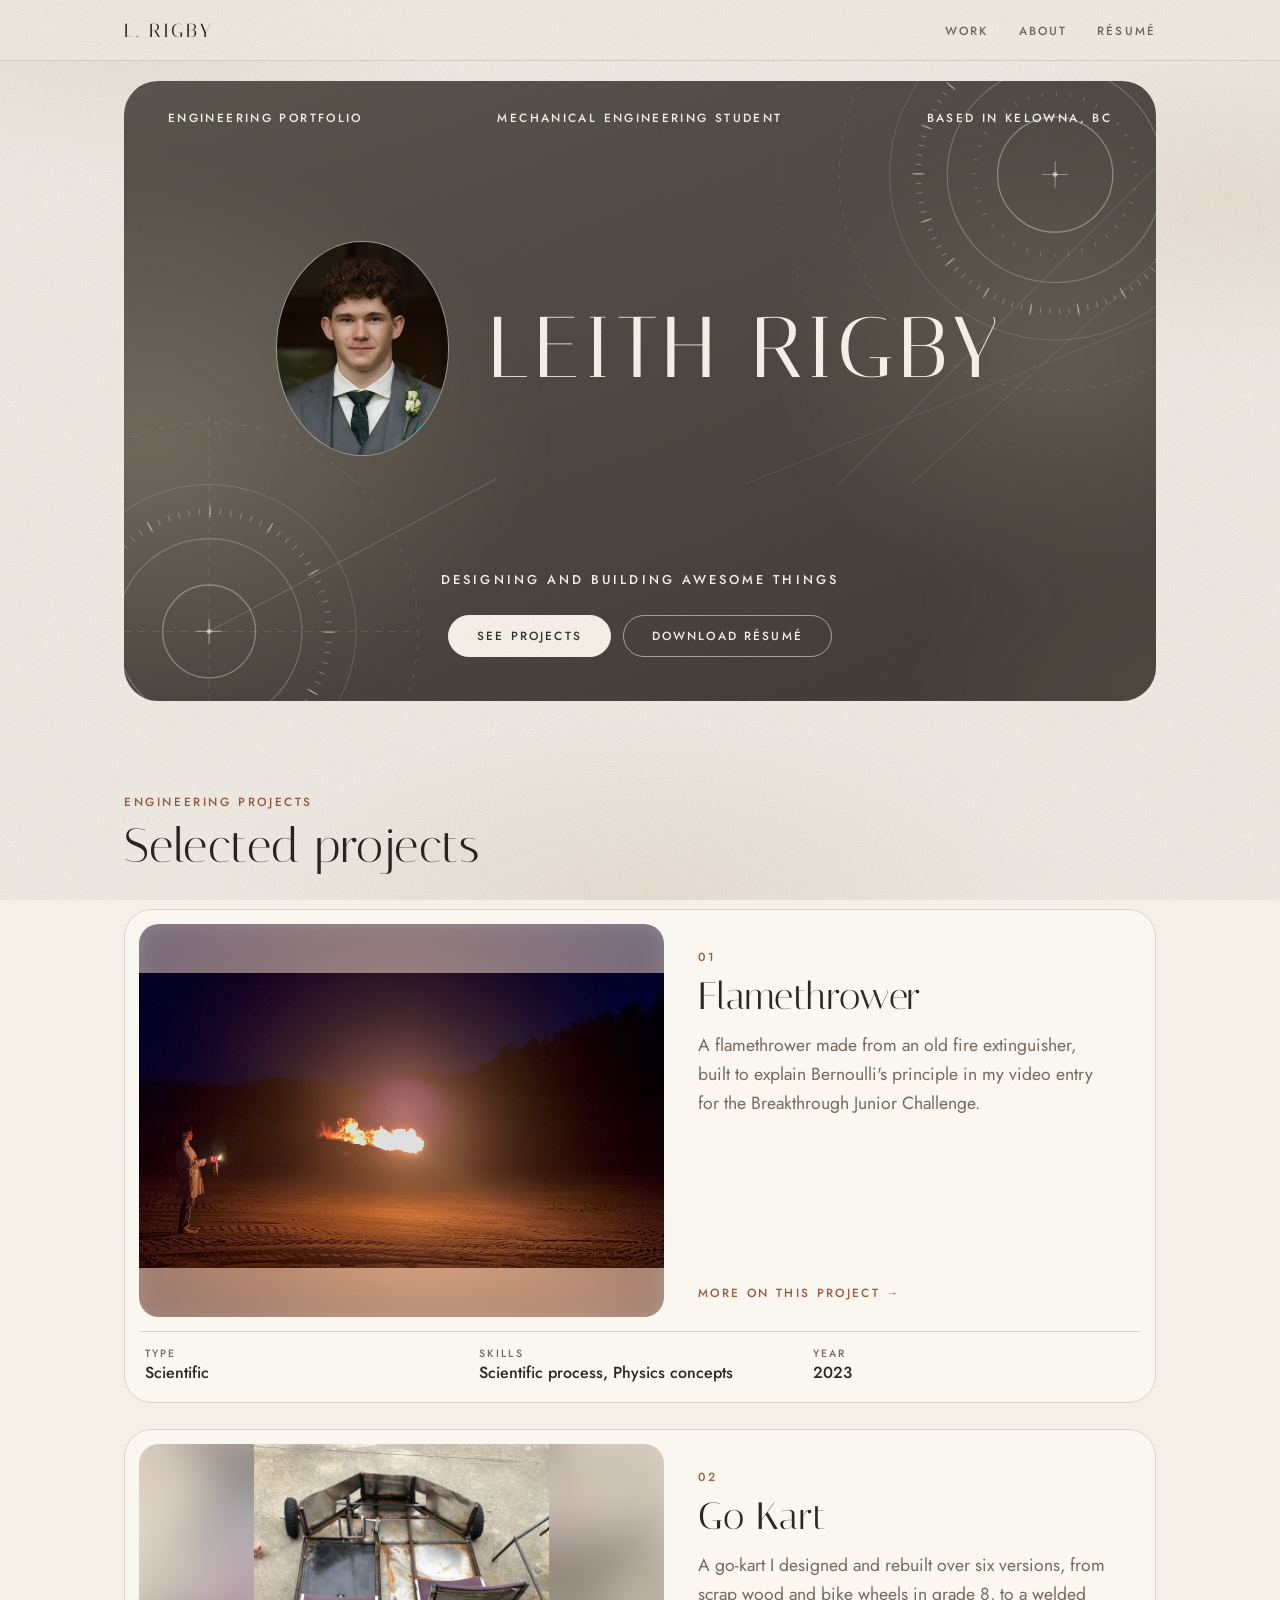
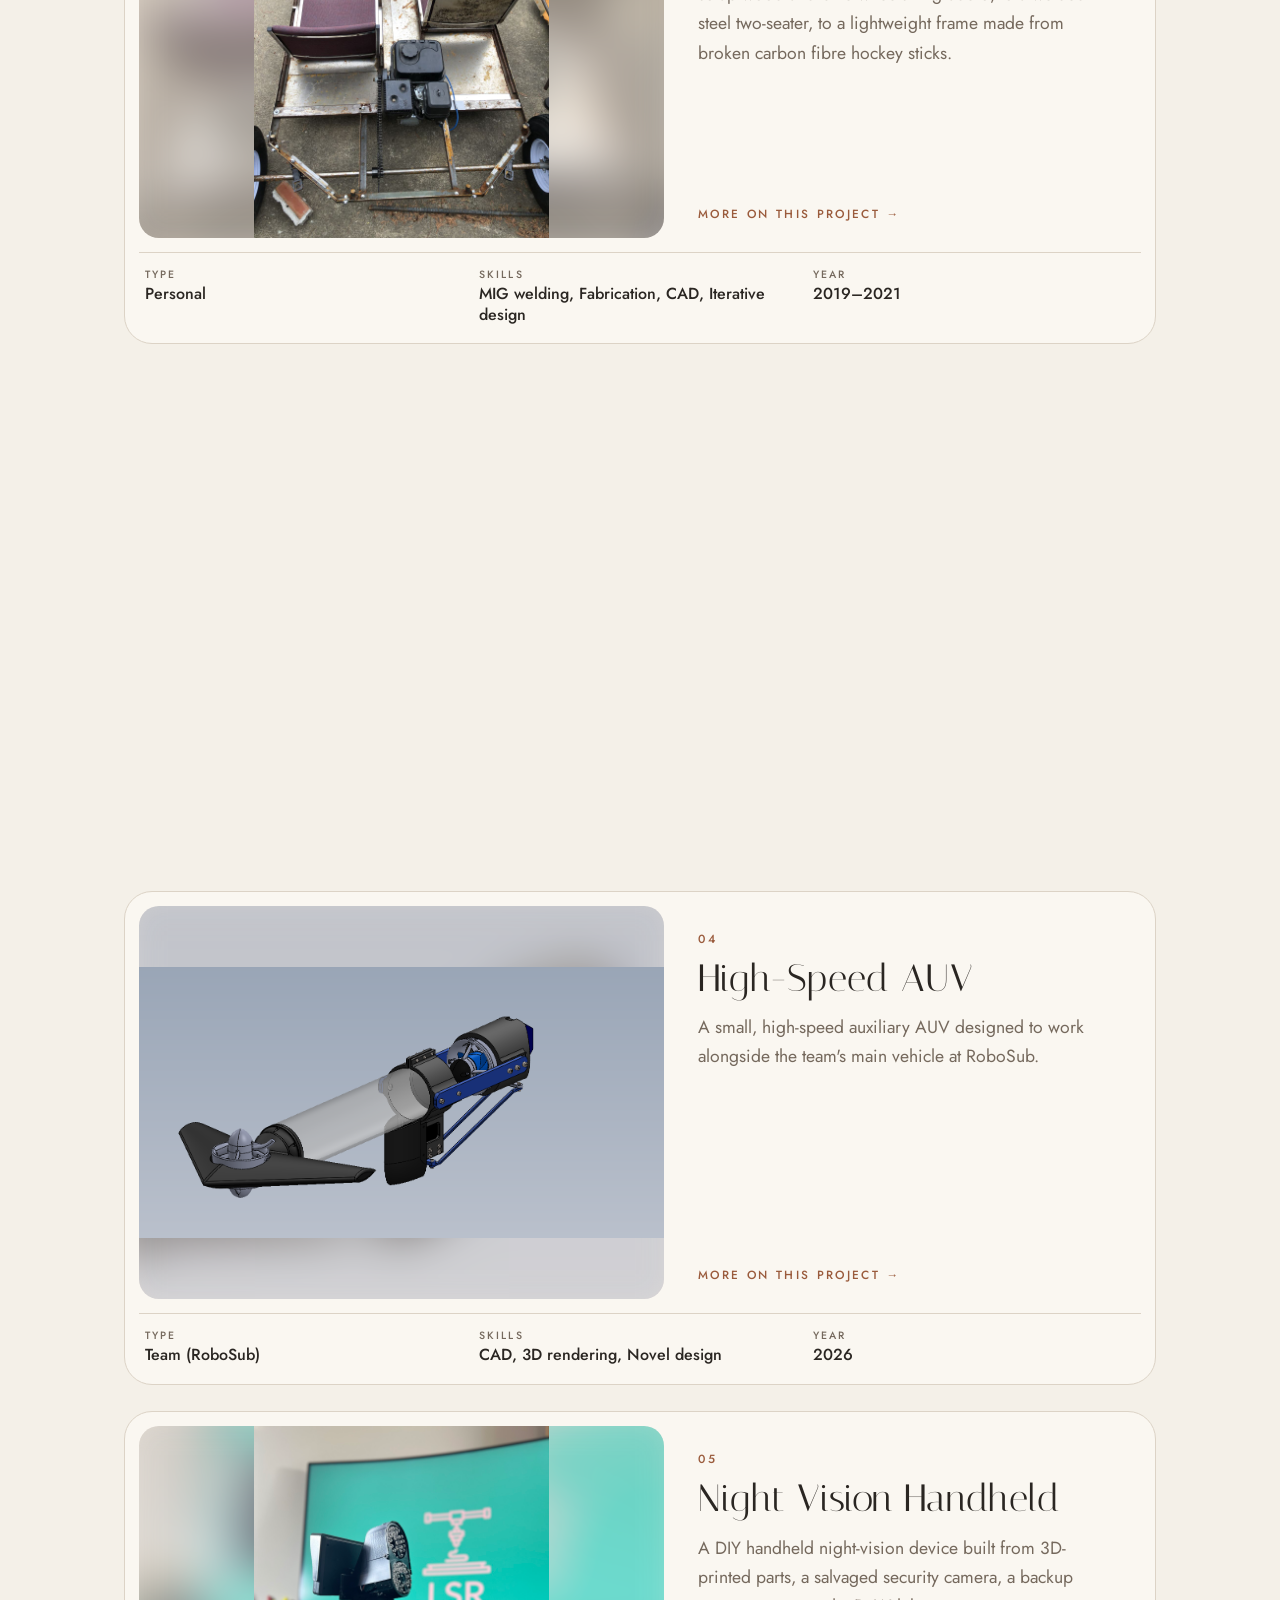
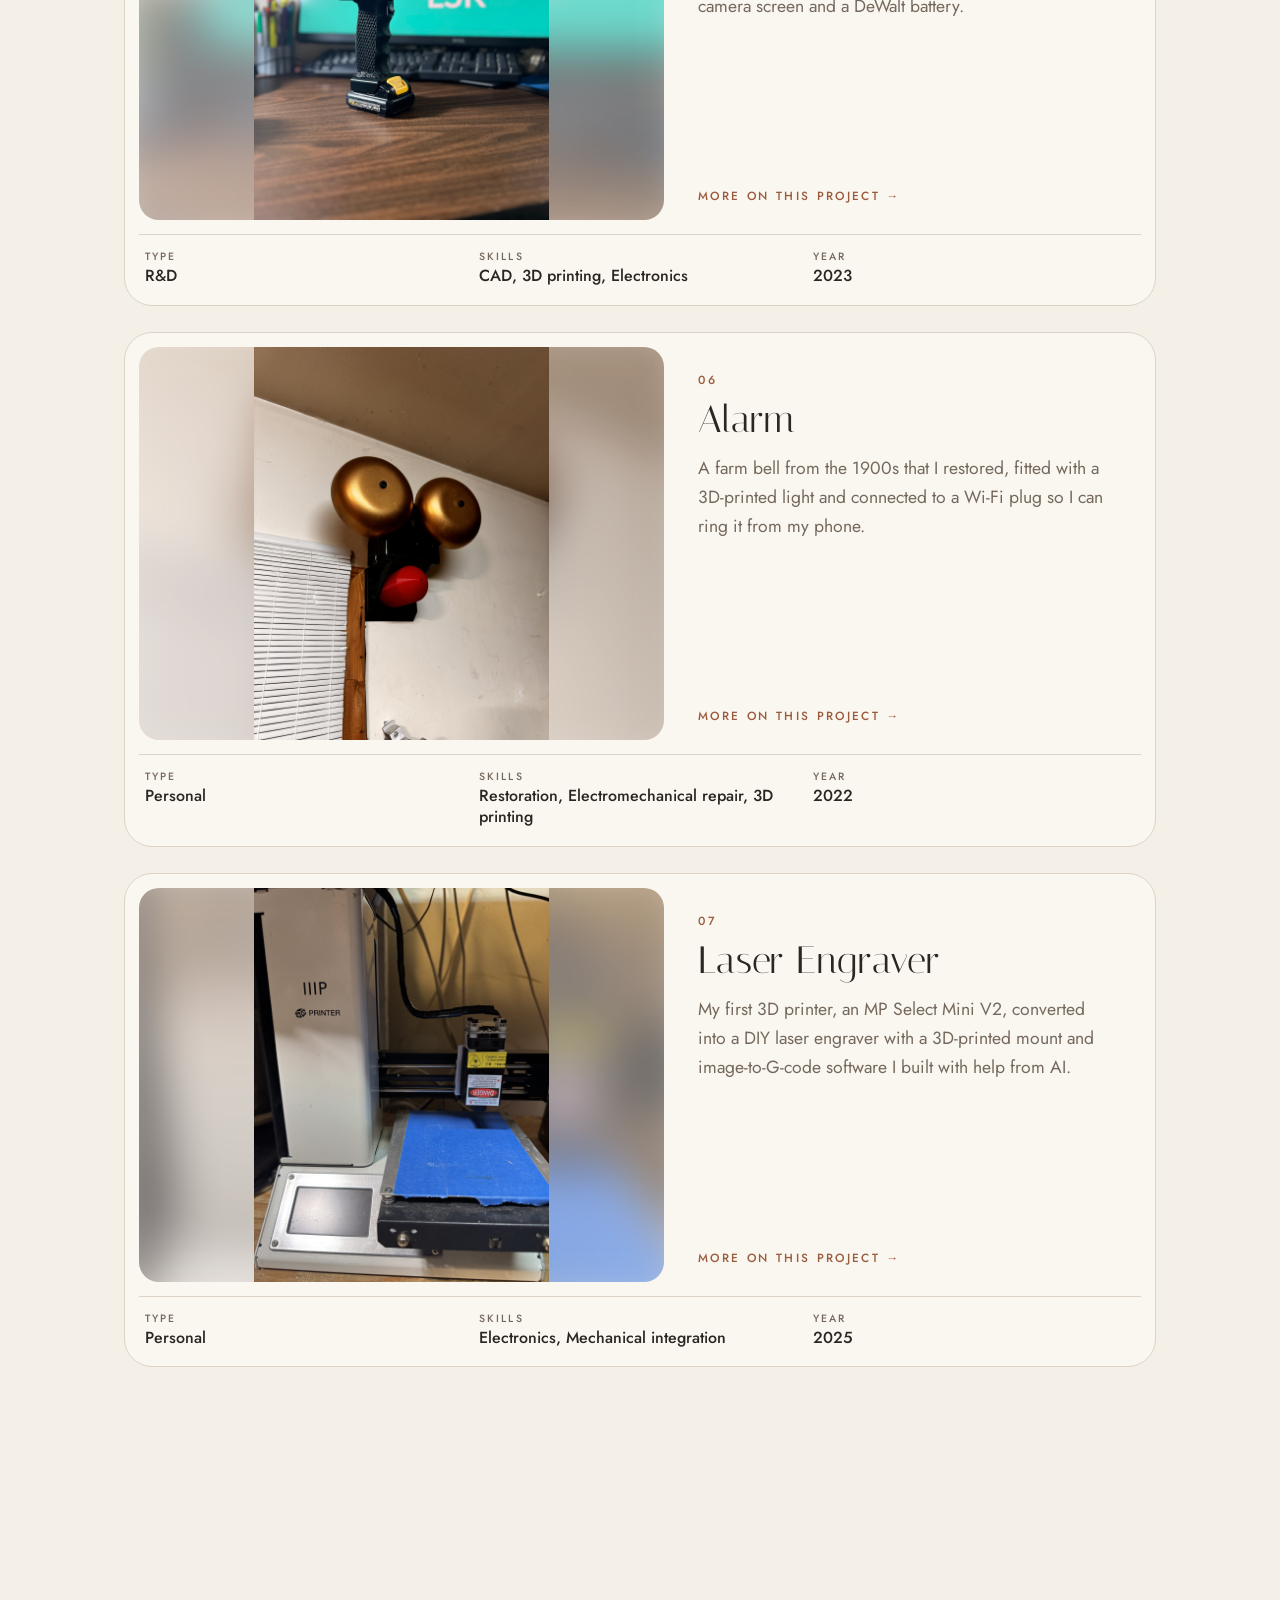
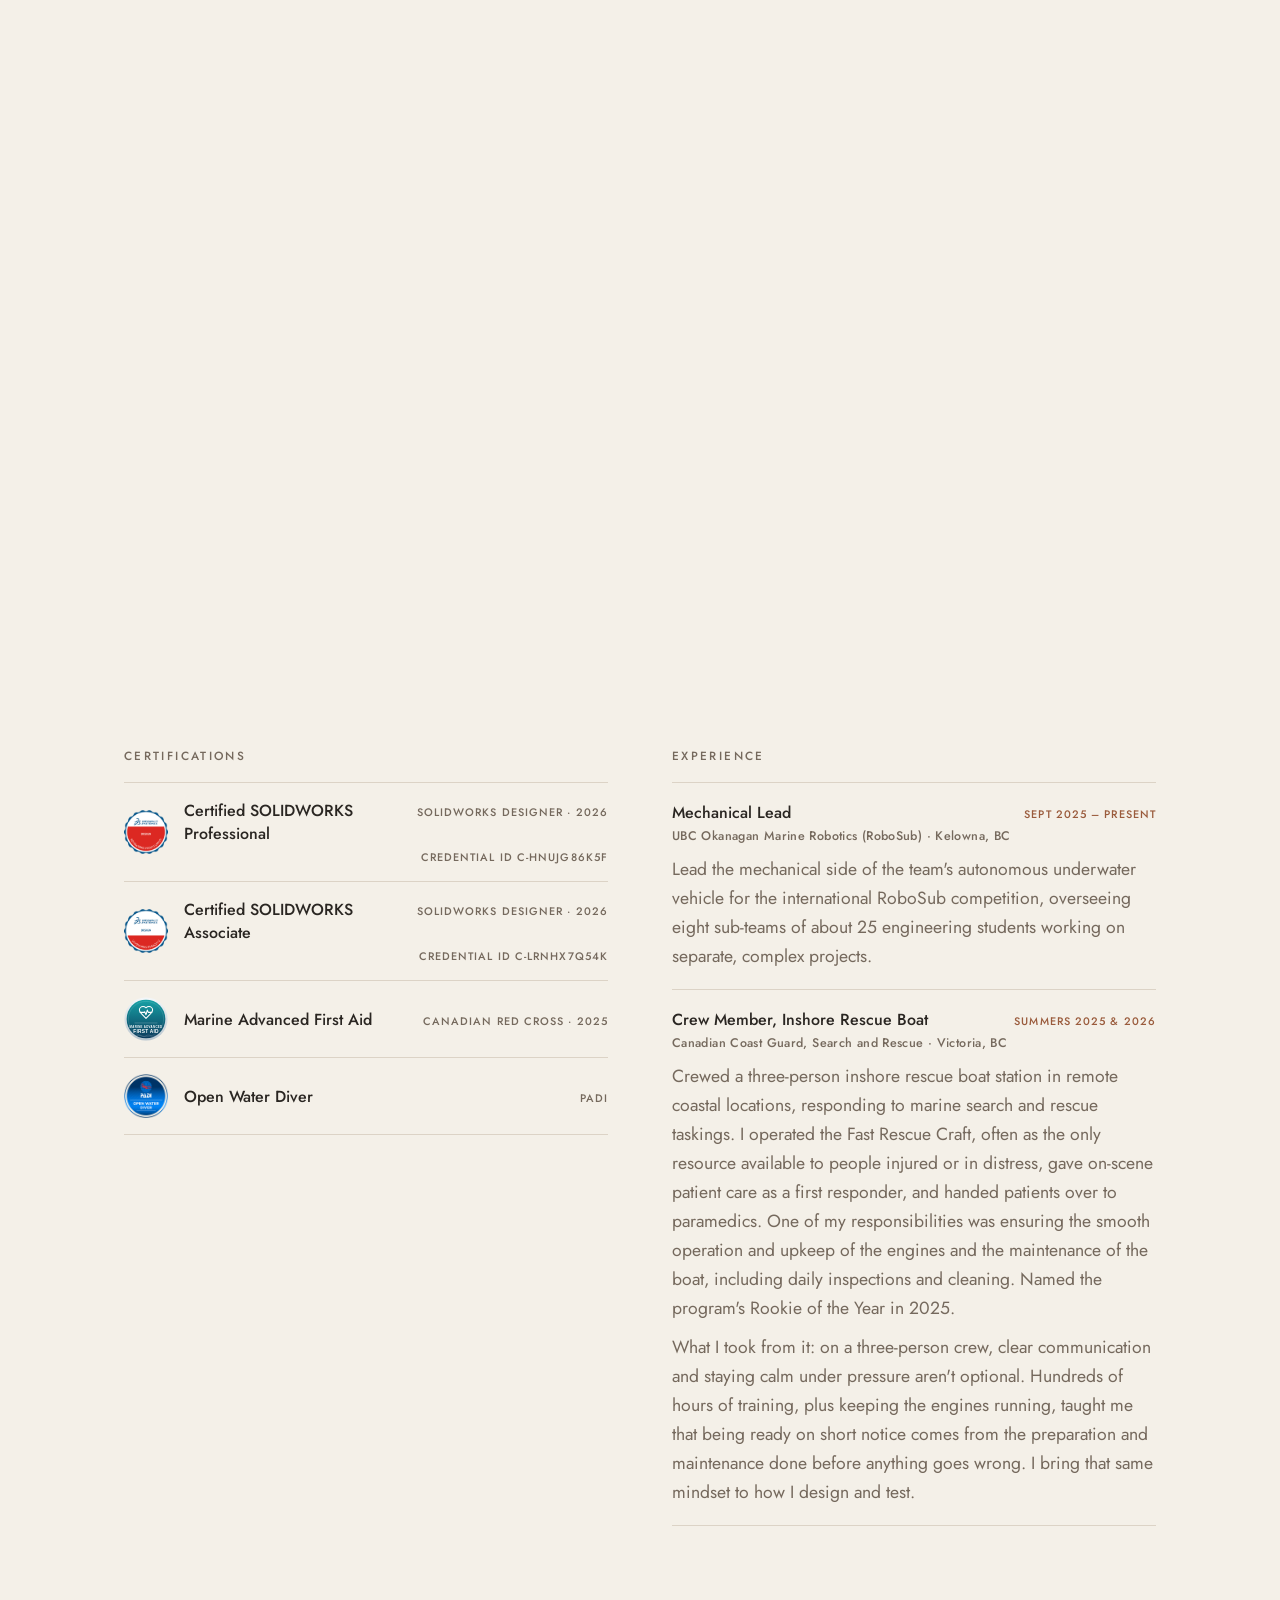
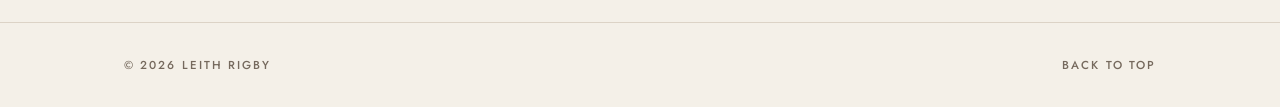
<file: index.html>
<!DOCTYPE html>
<html lang="en">
<head>
<meta charset="utf-8">
<meta name="viewport" content="width=device-width, initial-scale=1">
<title>Portfolio</title>
<link rel="preconnect" href="https://fonts.googleapis.com">
<link rel="preconnect" href="https://fonts.gstatic.com" crossorigin>
<link href="https://fonts.googleapis.com/css2?family=Italiana&family=Jost:wght@300;400;500&display=swap" rel="stylesheet">
<link rel="stylesheet" href="styles.css">
<script>document.documentElement.classList.add("js")</script>
</head>
<body>
<nav><div class="wrap">
  <a id="mark" href="index.html"></a>
  <ul><li><a href="index.html#work-experience">Work</a></li><li><a href="index.html#about">About</a></li><li><a data-resume href="#">Résumé</a></li></ul>
</div></nav>
<header class="hero"><div class="wrap">
  <div class="stone">
    <div class="stone-top"><span>Engineering portfolio</span><span id="headline"></span><span id="loc"></span></div>
    <div class="hero-mid">
      <div class="headshot" id="headshot"></div>
      <h1 data-name></h1>
    </div>
    <div class="hero-bottom">
      <p id="intro"></p>
      <div class="btns"><a class="btn primary" href="#work">See projects</a><a class="btn" data-resume href="#">Download résumé</a></div>
    </div>
  </div>
</div></header>
<main>
  <section id="work"><div class="wrap"><div class="sec-head"><p class="eyebrow">Engineering projects</p><h2>Selected projects</h2></div><div id="projects"></div></div></section>
  <section id="about"><div class="wrap about">
    <div><p class="eyebrow">About</p><h2>A little about me</h2><div id="about-text"></div><div class="btns" id="links"></div></div>
    <div id="skills" aria-label="Skills"></div>
  </div></section>
  <section id="credentials"><div class="wrap">
    <div class="sec-head"><p class="eyebrow">Credentials</p><h2>Certifications &amp; experience</h2></div>
    <div class="credentials">
      <div><p class="sub">Certifications</p><div id="certifications" aria-label="Certifications"></div></div>
      <div id="work-experience"><p class="sub">Experience</p><div id="experience" aria-label="Experience"></div></div>
    </div>
  </div></section>
</main>
<footer><div class="wrap"><span>© <span id="year"></span> <span data-name></span></span><a href="#">Back to top</a></div></footer>
<script src="content.js"></script>
<script src="app.js"></script>
<script src="motion.js"></script>
</body>
</html>
</file>
<file: styles.css>
/* Change the look here. Colors and fonts are all at the top. */
:root{
  --bg:#F4F0E8; --surface:#FAF7F1; --ink:#2A2622; --muted:#75695D;
  --line:#DCD3C6; --accent:#9A5B3C; --accent-soft:rgba(154,91,60,.10);
  --stone-a:#5C574F; --stone-b:#433E37; --on-stone:#FBF6EE;
  --shadow:0 18px 40px rgba(60,45,30,.10);
  --display:"Italiana","Jost",sans-serif;
  --sans:"Jost",-apple-system,BlinkMacSystemFont,"Segoe UI",sans-serif;
  --radius:28px;
  --grain:url("data:image/svg+xml,%3Csvg xmlns='http://www.w3.org/2000/svg' width='220' height='220'%3E%3Cfilter id='n'%3E%3CfeTurbulence type='fractalNoise' baseFrequency='.85' numOctaves='2' stitchTiles='stitch'/%3E%3CfeColorMatrix values='0 0 0 0 0 0 0 0 0 0 0 0 0 0 0 0 0 0 .5 0'/%3E%3C/filter%3E%3Crect width='100%25' height='100%25' filter='url(%23n)'/%3E%3C/svg%3E");
  --hero-motif:url("data:image/svg+xml,%3Csvg xmlns='http://www.w3.org/2000/svg' viewBox='0 0 1000 560'%3E%3Cg fill='none' stroke='%23FBF6EE'%3E%3Ccircle cx='860' cy='130' r='80' stroke-width='1.8' opacity='0.36'/%3E%3Ccircle cx='860' cy='130' r='150' stroke-width='1.5' opacity='0.26'/%3E%3Ccircle cx='860' cy='130' r='230' stroke-width='1.3' opacity='0.17'/%3E%3Ccircle cx='860' cy='130' r='190' stroke-width='8' opacity='0.32' stroke-dasharray='1.3 11.96'/%3E%3Ccircle cx='860' cy='130' r='190' stroke-width='16' opacity='0.4' stroke-dasharray='1.9 64.42'/%3E%3Ccircle cx='860' cy='130' r='112' stroke-width='6' opacity='0.26' stroke-dasharray='1.2 18.35'/%3E%3Ccircle cx='860' cy='130' r='300' stroke-width='1.2' opacity='0.15' stroke-dasharray='7 11'/%3E%3Ccircle cx='860' cy='130' r='385' stroke-width='1.1' opacity='0.1' stroke-dasharray='4 14'/%3E%3Cline x1='560' y1='560' x2='1000' y2='120' stroke-width='1.3' opacity='0.19'/%3E%3Cline x1='660' y1='560' x2='1000' y2='250' stroke-width='1.3' opacity='0.14'/%3E%3Cline x1='430' y1='560' x2='1000' y2='330' stroke-width='1.2' opacity='0.11'/%3E%3Cline x1='842' y1='130' x2='878' y2='130' stroke-width='1.5' opacity='0.42'/%3E%3Cline x1='860' y1='112' x2='860' y2='148' stroke-width='1.5' opacity='0.42'/%3E%3Ccircle cx='860' cy='130' r='3.4' stroke-width='0' opacity='0.6' fill='%23FBF6EE'/%3E%3C/g%3E%3C/svg%3E");
  --hero-motif-b:url("data:image/svg+xml,%3Csvg xmlns='http://www.w3.org/2000/svg' viewBox='0 0 800 480'%3E%3Cg fill='none' stroke='%23FBF6EE'%3E%3Ccircle cx='110' cy='390' r='60' stroke-width='1.8' opacity='0.34'/%3E%3Ccircle cx='110' cy='390' r='120' stroke-width='1.5' opacity='0.24'/%3E%3Ccircle cx='110' cy='390' r='190' stroke-width='1.3' opacity='0.16'/%3E%3Ccircle cx='110' cy='390' r='155' stroke-width='8' opacity='0.3' stroke-dasharray='1.3 12.23'/%3E%3Ccircle cx='110' cy='390' r='155' stroke-width='15' opacity='0.38' stroke-dasharray='1.9 79.26'/%3E%3Ccircle cx='110' cy='390' r='270' stroke-width='1.2' opacity='0.14' stroke-dasharray='7 11'/%3E%3Cline x1='110' y1='390' x2='480.83798900074936' y2='192.82194362992587' stroke-width='1.3' opacity='0.17'/%3E%3Cline x1='0' y1='390' x2='380' y2='390' stroke-width='1.2' opacity='0.14' stroke-dasharray='10 8'/%3E%3Cline x1='110' y1='480' x2='110' y2='110' stroke-width='1.2' opacity='0.14' stroke-dasharray='10 8'/%3E%3Cline x1='94' y1='390' x2='126' y2='390' stroke-width='1.5' opacity='0.42'/%3E%3Cline x1='110' y1='374' x2='110' y2='406' stroke-width='1.5' opacity='0.42'/%3E%3Ccircle cx='110' cy='390' r='3.2' stroke-width='0' opacity='0.6' fill='%23FBF6EE'/%3E%3C/g%3E%3C/svg%3E");
}
@media (prefers-color-scheme:dark){
  :root{
    --bg:#181613; --surface:#211E1A; --ink:#EEE7DB; --muted:#A79E91;
    --line:#332F29; --accent:#D99A72; --accent-soft:rgba(217,154,114,.12);
    --stone-a:#3B362F; --stone-b:#26231F; --on-stone:#F3ECE0;
    --shadow:0 18px 40px rgba(0,0,0,.45);
    --grain:url("data:image/svg+xml,%3Csvg xmlns='http://www.w3.org/2000/svg' width='220' height='220'%3E%3Cfilter id='n'%3E%3CfeTurbulence type='fractalNoise' baseFrequency='.85' numOctaves='2' stitchTiles='stitch'/%3E%3CfeColorMatrix values='0 0 0 0 1 0 0 0 0 1 0 0 0 0 1 0 0 0 .5 0'/%3E%3C/filter%3E%3Crect width='100%25' height='100%25' filter='url(%23n)'/%3E%3C/svg%3E");
  }
}
*{box-sizing:border-box}
html{scroll-behavior:smooth;scroll-padding-top:72px}
@media (prefers-reduced-motion:reduce){html{scroll-behavior:auto}*{transition:none!important}.stone::before{animation:none}}
body{
  margin:0;color:var(--ink);font:400 1.1rem/1.65 var(--sans);
  background:
    radial-gradient(46% 34% at 10% 0%, var(--accent-soft), transparent 62%),
    radial-gradient(40% 30% at 96% 22%, var(--accent-soft), transparent 65%),
    radial-gradient(50% 32% at 50% 100%, var(--accent-soft), transparent 68%),
    var(--bg);
  background-attachment:fixed;
  -webkit-font-smoothing:antialiased;
}
body::after{content:"";position:fixed;inset:0;z-index:50;pointer-events:none;background-image:var(--grain);opacity:.14}
::selection{background:var(--accent);color:#fff}
a{color:var(--accent);text-decoration:none}
a:focus-visible{outline:2px solid var(--accent);outline-offset:3px;border-radius:4px}
img{max-width:100%;display:block}
code{font-size:.9em;background:var(--accent-soft);padding:2px 6px;border-radius:6px}
.wrap{max-width:1080px;margin:0 auto;padding:0 24px}

/* Nav */
nav{
  border-bottom:1px solid var(--line);
  background:color-mix(in srgb, var(--bg) 80%, transparent);
  backdrop-filter:saturate(160%) blur(18px);
  -webkit-backdrop-filter:saturate(160%) blur(18px);
  position:sticky;top:0;z-index:5;transition:box-shadow .3s ease;
}
nav.scrolled{box-shadow:0 8px 24px rgba(60,45,30,.08)}
nav .wrap{display:flex;justify-content:space-between;align-items:center;height:60px}
#mark{font:400 1.2rem var(--display);letter-spacing:.14em;text-transform:uppercase;color:var(--ink);text-decoration:none}
nav ul{display:flex;gap:30px;list-style:none;margin:0;padding:0}
nav ul a{
  position:relative;color:var(--muted);font:500 .74rem var(--sans);
  letter-spacing:.18em;text-transform:uppercase;padding:6px 0;transition:color .2s;
}
nav ul a::after{
  content:"";position:absolute;left:0;right:0;bottom:0;height:1px;background:currentColor;
  transform:scaleX(0);transform-origin:left;transition:transform .3s ease;
}
nav ul a:hover{color:var(--ink)}
nav ul a:hover::after{transform:scaleX(1)}

/* Hero: a stone panel with slowly drifting light */
.hero{padding:20px 0 28px}
.stone{
  position:relative;isolation:isolate;overflow:hidden;color:var(--on-stone);text-align:center;
  border-radius:34px;background:linear-gradient(160deg,var(--stone-a),var(--stone-b));
  min-height:clamp(440px,70vh,620px);
  display:flex;flex-direction:column;justify-content:space-between;gap:40px;
  padding:28px clamp(22px,4vw,44px) clamp(28px,4vw,44px);
}
.stone::before{
  content:"";position:absolute;inset:-20%;z-index:-1;pointer-events:none;filter:blur(26px);
  background:
    radial-gradient(38% 46% at 16% 56%, rgba(255,238,212,.20), transparent 70%),
    radial-gradient(30% 40% at 80% 46%, rgba(255,238,212,.14), transparent 70%),
    radial-gradient(34% 44% at 90% 92%, rgba(255,238,212,.10), transparent 70%);
  animation:drift 26s ease-in-out infinite alternate;
}
@keyframes drift{
  from{transform:translate3d(-3%,-2%,0) scale(1)}
  to{transform:translate3d(4%,3%,0) scale(1.08)}
}
.stone::after{
  content:"";position:absolute;inset:0;z-index:-1;pointer-events:none;
  background-image:var(--hero-motif),var(--hero-motif-b);background-repeat:no-repeat;
  background-position:top right,bottom left;background-size:min(720px,72%) auto,min(620px,60%) auto;
}
.stone a:focus-visible{outline-color:var(--on-stone)}
.stone-top{
  display:grid;grid-template-columns:1fr auto 1fr;align-items:start;gap:16px;
  font:500 .74rem/1.6 var(--sans);letter-spacing:.2em;text-transform:uppercase;white-space:nowrap;
}
.stone-top span:first-child{text-align:left}
.stone-top span:last-child{text-align:right}
.hero-mid{display:flex;align-items:center;justify-content:center;gap:clamp(20px,3vw,40px)}
.headshot{
  flex:none;width:clamp(120px,13.5vw,176px);aspect-ratio:4/5;border-radius:50%;overflow:hidden;
  background:rgba(255,248,238,.10);border:1px solid rgba(255,248,238,.38);
  display:flex;align-items:center;justify-content:center;
  font:400 clamp(1.6rem,3vw,2.3rem) var(--display);letter-spacing:.08em;color:var(--on-stone);
}
.headshot img{width:100%;height:100%;object-fit:cover}
.hero h1{
  font:400 clamp(2.6rem,7vw,5.4rem)/1 var(--display);
  letter-spacing:.06em;text-transform:uppercase;margin:0;text-align:left;
}
.hero p{margin:0 0 24px;font:500 .8rem/1.7 var(--sans);letter-spacing:.24em;text-transform:uppercase}
.hero .btns{justify-content:center}

/* Buttons */
.btns{display:flex;gap:12px;flex-wrap:wrap}
.btn{
  display:inline-block;padding:13px 28px;border-radius:999px;
  border:1px solid var(--ink);font:500 .74rem/1.2 var(--sans);letter-spacing:.18em;text-transform:uppercase;
  text-decoration:none;color:var(--ink);background:transparent;
  transition:transform .2s ease, background .2s ease, color .2s ease, border-color .2s ease;
}
.btn:hover{transform:translateY(-2px);background:var(--ink);color:var(--bg)}
.btn.primary{background:var(--ink);color:var(--bg)}
.btn.primary:hover{background:var(--accent);border-color:var(--accent);color:#fff}
.stone .btn{border-color:rgba(251,246,238,.55);color:var(--on-stone)}
.stone .btn:hover{background:rgba(251,246,238,.14);color:var(--on-stone)}
.stone .btn.primary{background:var(--on-stone);border-color:var(--on-stone);color:#3A352E}
.stone .btn.primary:hover{background:#fff;border-color:#fff;color:#3A352E}

/* Sections */
main section{padding:64px 0 32px}
.eyebrow{margin:0 0 10px;font:500 .74rem var(--sans);letter-spacing:.22em;text-transform:uppercase;color:var(--accent)}
h2{font:400 clamp(2rem,4.6vw,3rem)/1.1 var(--display);letter-spacing:.01em;margin:0 0 36px}
.sec-head h2{margin-bottom:36px}

/* Project sheet (card) */
.sheet{
  display:grid;grid-template-columns:1.1fr 1fr;
  background:var(--surface);border:1px solid var(--line);border-radius:var(--radius);
  padding:14px;margin-bottom:26px;text-decoration:none;color:inherit;overflow:hidden;
  transition:box-shadow .3s ease, transform .3s ease, border-color .3s ease;
}
a.sheet:hover{box-shadow:var(--shadow);transform:translateY(-3px);border-color:color-mix(in srgb, var(--ink) 28%, var(--line))}
.sheet.static{grid-template-columns:1fr}
.figure{position:relative;isolation:isolate;aspect-ratio:4/3;overflow:hidden;display:flex;border-radius:20px;background:var(--accent-soft)}
.figure.wide{aspect-ratio:16/9}
.figure img{position:relative;width:100%;height:100%;object-fit:contain;transition:transform .6s ease}
.figure .backdrop{position:absolute;inset:-28px;width:calc(100% + 56px);height:calc(100% + 56px);max-width:none;object-fit:cover;filter:blur(24px) saturate(1.1);opacity:.55;z-index:-1}
a.sheet:hover .figure img:not(.backdrop){transform:scale(1.03)}
.placeholder{
  flex:1;display:flex;flex-direction:column;align-items:center;justify-content:center;gap:10px;color:var(--muted);
  background:linear-gradient(135deg, rgba(120,108,94,.16), rgba(120,108,94,.06));
}
.placeholder svg{opacity:.4}
.placeholder span{font:500 .72rem var(--sans);letter-spacing:.2em;text-transform:uppercase}
.body{padding:24px 30px 16px 34px;display:flex;flex-direction:column}
.sheet-no{font:500 .74rem var(--sans);letter-spacing:.24em;color:var(--accent)}
.body h3{font:400 clamp(1.8rem,3vw,2.4rem)/1.1 var(--display);letter-spacing:.01em;margin:10px 0 14px}
.body p{color:var(--muted);margin:0}
.more{margin-top:auto;padding-top:22px;font:500 .74rem var(--sans);letter-spacing:.2em;text-transform:uppercase;color:var(--accent)}
.titleblock{grid-column:1/-1;display:flex;flex-wrap:wrap;margin-top:14px;border-top:1px solid var(--line)}
.titleblock div{padding:14px 18px 4px 6px;min-width:0;flex:1 1 120px}
.titleblock small{display:block;font:500 .66rem var(--sans);letter-spacing:.2em;text-transform:uppercase;color:var(--muted);margin-bottom:2px}
.titleblock b{font:500 1rem/1.3 var(--sans);display:block}

/* Empty state */
.empty{border:1px dashed var(--line);background:var(--surface);border-radius:var(--radius);padding:56px 32px;text-align:center}
.empty h3{font:400 1.9rem var(--display);margin:0 0 8px}
.empty p{color:var(--muted);margin:0 0 20px}

/* About */
.about{display:grid;grid-template-columns:1fr 1fr;gap:64px;align-items:start}
.about p{max-width:36em;color:var(--muted)}
.about .eyebrow{color:var(--accent)}
#skills{border-top:1px solid var(--line)}
#skills div{display:grid;grid-template-columns:9rem 1fr;gap:8px;border-bottom:1px solid var(--line);padding:18px 0}
#skills b{font:500 .74rem var(--sans);letter-spacing:.2em;text-transform:uppercase;padding-top:5px}
#skills span{color:var(--muted)}

/* Credentials: certifications + experience */
.credentials{display:grid;grid-template-columns:1fr 1fr;gap:64px;align-items:start}
.sub{margin:0 0 18px;font:500 .74rem var(--sans);letter-spacing:.2em;text-transform:uppercase;color:var(--muted)}
.empty.small{padding:28px 24px}
.empty.small p{margin:0}
#certifications{border-top:1px solid var(--line)}
.cert{display:flex;align-items:center;gap:16px;border-bottom:1px solid var(--line);padding:16px 0}
.cert-badge{width:44px;height:44px;flex:none;object-fit:contain}
.cert-badge.icon{display:flex;align-items:center;justify-content:center;border:1px solid var(--line);border-radius:50%;color:var(--accent)}
.cert-badge.icon svg{width:22px;height:22px}
.cert-body{flex:1;min-width:0}
.cert-head{display:flex;justify-content:space-between;align-items:baseline;gap:12px}
.cert b{font:500 1rem var(--sans)}
.cert span{flex:none;color:var(--muted);font:500 .68rem var(--sans);letter-spacing:.1em;text-transform:uppercase;text-align:right}
.cert-id{display:block;margin-top:4px;color:var(--muted);font:400 .78rem var(--sans);letter-spacing:.02em}
#experience{border-top:1px solid var(--line)}
.exp{border-bottom:1px solid var(--line);padding:18px 0}
.exp-top{display:flex;justify-content:space-between;align-items:baseline;gap:12px}
.exp-top b{font:500 1rem var(--sans)}
.exp-top span{flex:none;font:500 .68rem var(--sans);letter-spacing:.1em;text-transform:uppercase;color:var(--accent)}
.exp-org{margin-top:3px;color:var(--muted);font:500 .78rem var(--sans);letter-spacing:.03em}
.exp p{margin:10px 0 0;color:var(--muted)}

/* Project page */
.back{display:inline-block;margin:36px 0 0;font:500 .74rem var(--sans);letter-spacing:.2em;text-transform:uppercase;color:var(--accent)}
.p-head{padding:28px 0 40px}
.p-head h1{font:400 clamp(2.5rem,6.4vw,4.6rem)/1.05 var(--display);letter-spacing:.01em;margin:0 0 16px}
.lead{font-size:1.25rem;font-weight:300;color:var(--muted);max-width:34em;margin:0}
.sheet.static{margin-bottom:28px}
.results{display:grid;grid-template-columns:repeat(auto-fit,minmax(180px,1fr));border-top:1px solid var(--line);border-bottom:1px solid var(--line);margin:0 0 56px}
.results div{padding:28px 24px 28px 0}
.results div + div{padding-left:24px;border-left:1px solid var(--line)}
.results b{display:block;font:400 clamp(2.4rem,5vw,3.4rem)/1.05 var(--display);color:var(--accent)}
.results span{font:500 .7rem var(--sans);letter-spacing:.18em;text-transform:uppercase;color:var(--muted)}
.case{max-width:44em}
.case section{padding:0 0 34px}
.case h2{font-size:1.9rem;margin:0 0 10px}
.case p{margin:0;color:var(--muted)}
.gallery{display:grid;grid-template-columns:repeat(auto-fill,minmax(min(100%,440px),1fr));gap:24px;align-items:start;margin:24px 0 48px}
.gallery:not(.photos) figure.wide{grid-column:1/-1}
.gallery figure{margin:0;border:1px solid var(--line);border-radius:22px;overflow:hidden;background:var(--surface);padding:10px}
.gallery img{width:100%;height:auto;border-radius:14px}
.gallery video{display:block;width:100%;height:auto;max-height:80vh;object-fit:contain;background:#111;border-radius:14px}
.gallery .placeholder{aspect-ratio:4/3;border-radius:14px}
.gallery figcaption{padding:12px 6px 4px;font-size:.92rem;color:var(--muted)}
.version{display:grid;grid-template-columns:8rem 1fr;gap:32px;align-items:start;padding:28px 0 8px;border-top:1px solid var(--line)}
.version-label{position:sticky;top:88px;margin:0;font:400 clamp(1.8rem,3vw,2.4rem)/1 var(--display);color:var(--ink)}
.gallery.photos{display:block;columns:2 260px;column-gap:20px;margin:0}
.gallery.photos figure{break-inside:avoid;margin:0 0 20px}
.next{display:block;border-top:1px solid var(--line);margin-top:56px;padding:34px 0;text-decoration:none;font:400 clamp(1.8rem,4vw,2.6rem) var(--display);color:var(--ink);transition:color .2s}
.next small{display:block;font:500 .72rem var(--sans);letter-spacing:.22em;text-transform:uppercase;color:var(--muted);margin-bottom:6px}
.next:hover{color:var(--accent)}

footer{border-top:1px solid var(--line);margin-top:64px;padding:34px 0;color:var(--muted)}
footer .wrap{display:flex;justify-content:space-between;flex-wrap:wrap;gap:12px;font:500 .72rem var(--sans);letter-spacing:.18em;text-transform:uppercase}
footer a{color:var(--muted);transition:color .2s}
footer a:hover{color:var(--ink)}

/* Motion (motion.js adds .reveal, .in, .scrolled, .leaving) */
@media (prefers-reduced-motion:no-preference){
  :root{--ease:cubic-bezier(.22,.61,.36,1)}
  .js .reveal{
    opacity:0;translate:0 28px;
    transition:opacity .8s var(--ease) var(--d,0s), translate .8s var(--ease) var(--d,0s);
  }
  .js .reveal.in{opacity:1;translate:0 0}
  .js .reveal[id]{scroll-margin-top:28px}  /* link targets: offset the 28px slide-in so they don't end up under the nav */
  .js .sheet.reveal{
    transition:opacity .8s var(--ease) var(--d,0s), translate .8s var(--ease) var(--d,0s),
               box-shadow .3s ease, transform .3s ease, border-color .3s ease;
  }
  main, footer{transition:opacity .26s ease, translate .26s ease}
  html.leaving main, html.leaving footer{opacity:0;translate:0 -10px}
}
@media print{.reveal{opacity:1!important;translate:none!important}body::after{display:none}}

@media (max-width:760px){
  nav ul{gap:18px}
  .hero{padding:12px 0 20px}
  .stone{border-radius:26px;min-height:0;gap:36px;padding:22px 20px 28px}
  .stone-top{display:flex;flex-direction:column;align-items:center;gap:2px;white-space:normal}
  .stone-top span,.stone-top span:last-child{text-align:center}
  .stone-top span:first-child{display:none}
  .hero-mid{flex-direction:column}
  .hero h1{text-align:center}
  main section{padding:48px 0 24px}
  .sheet{grid-template-columns:1fr}
  .body{padding:22px 12px 8px}
  .about{grid-template-columns:1fr;gap:40px}
  .credentials{grid-template-columns:1fr;gap:40px}
  .cert-head{flex-direction:column;align-items:flex-start;gap:2px}
  .cert-head span{text-align:left}
  .version{grid-template-columns:1fr;gap:16px;padding-top:24px}
  .version-label{position:static}
  #skills div{grid-template-columns:1fr;gap:0}
  .results div,.results div + div{padding:20px 0;border-left:0}
  .results div + div{border-top:1px solid var(--line)}
}
</file>
